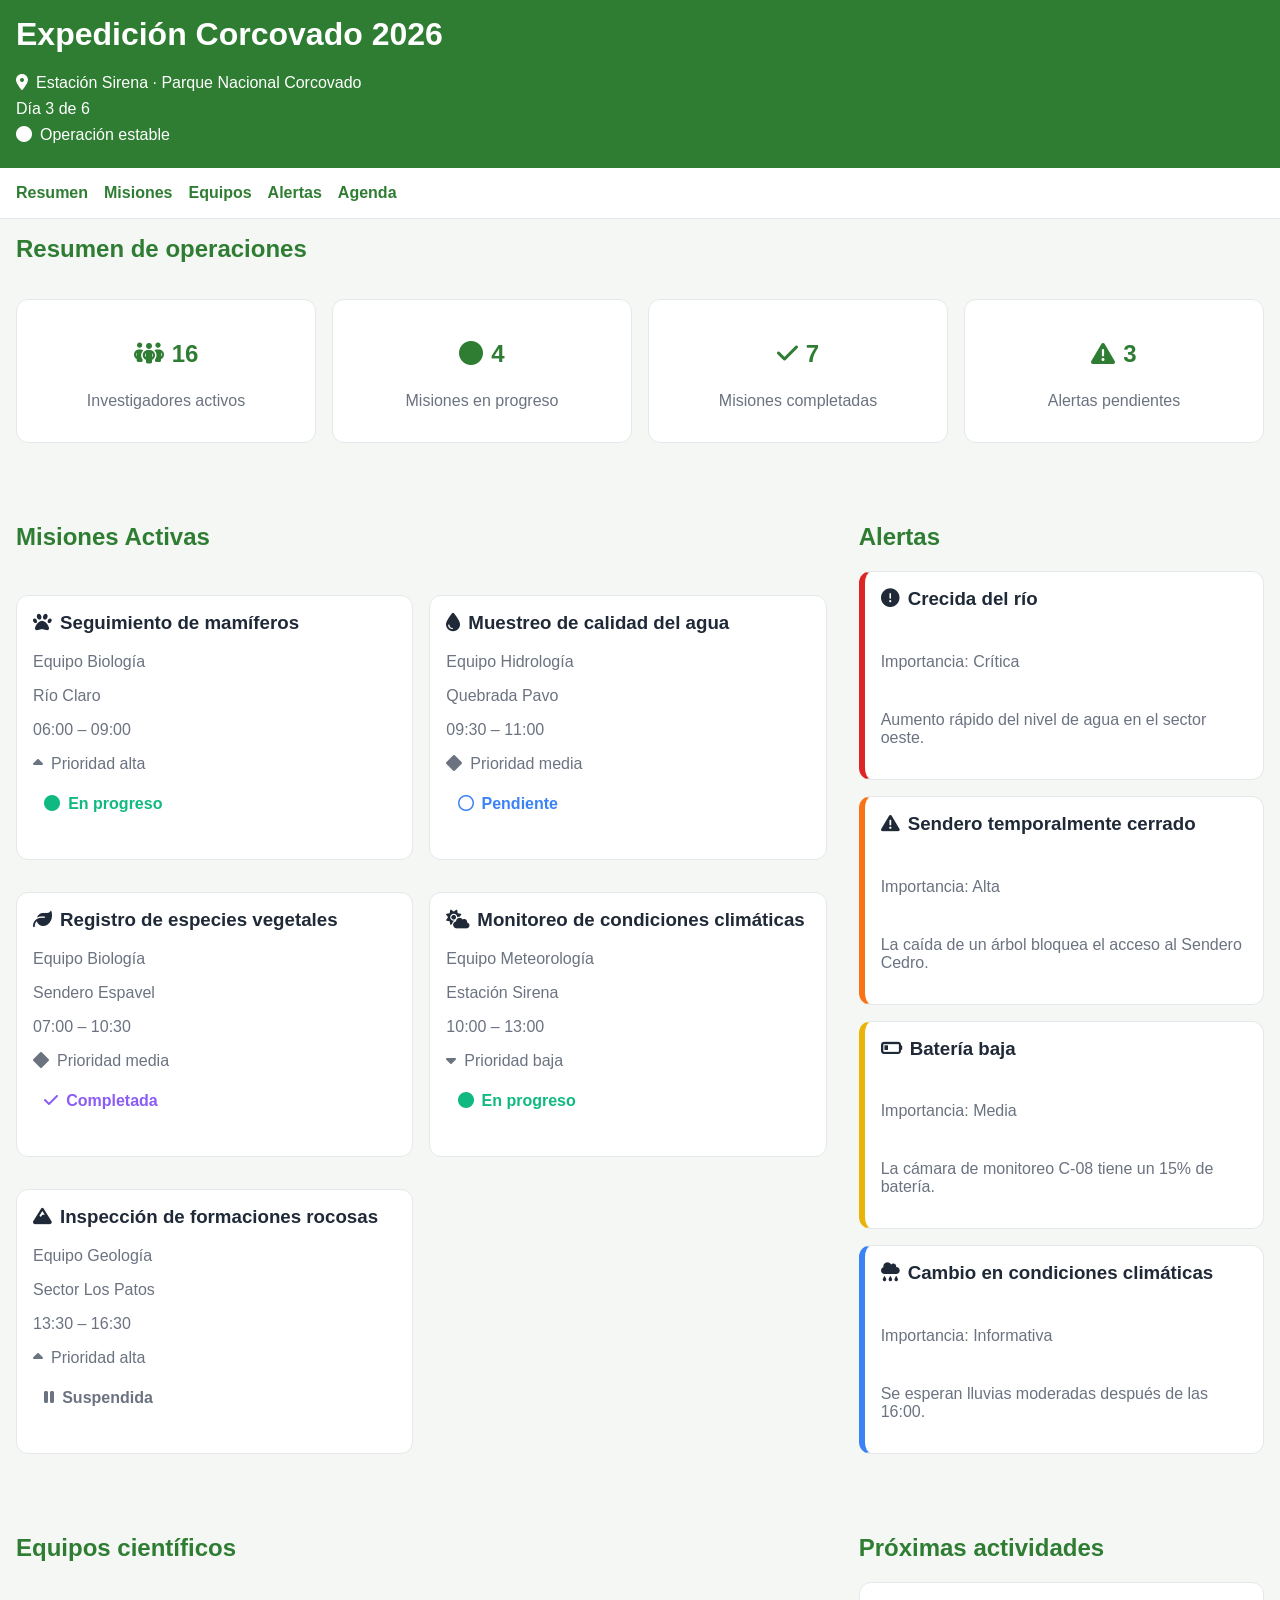
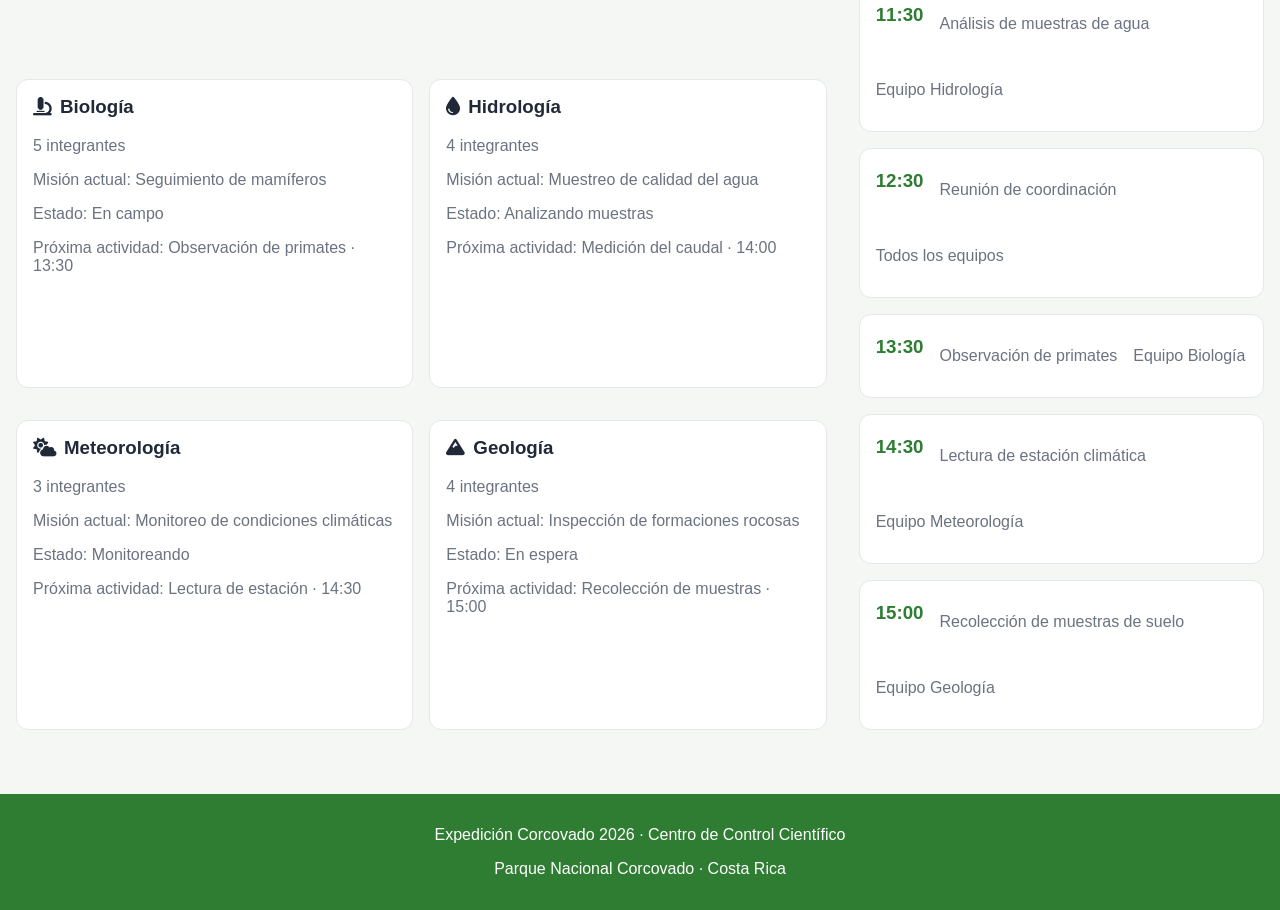
<file: caso1/index.html>
<!DOCTYPE html>
<html lang="es">

<head>
    <meta charset="UTF-8">
    <meta name="viewport" content="width=device-width, initial-scale=1.0">
    <title>Expedición Corcovado 2026</title>

    <link rel="stylesheet" href="css/estilos.css">
    <!-- FontAwesome -->
    <link rel="stylesheet" href="https://cdnjs.cloudflare.com/ajax/libs/font-awesome/6.4.0/css/all.min.css">

</head>

<body>
    <header>
        <h1>Expedición Corcovado 2026</h1>
        <p><i class="fa-solid fa-location-dot"></i>Estación Sirena · Parque Nacional Corcovado</p>
        <p>Día 3 de 6</p>
        <p><i class="fa-solid fa-circle"></i>Operación estable</p>
    </header>

    <nav>
        <a href="#">Resumen</a>
        <a href="#">Misiones</a>
        <a href="#">Equipos</a>
        <a href="#">Alertas</a>
        <a href="#">Agenda</a>
    </nav>

    <main>
        <section class="resumen">
            <h2>Resumen de operaciones</h2>
            <article>
                <p><i class="fa-solid fa-people-group"></i>16</p>
                <p>Investigadores activos</p>
            </article>

            <article>
                <p><i class="fa-solid fa-circle"></i>4</p>
                <p>Misiones en progreso</p>
            </article>

            <article>
                <p><i class="fa-solid fa-check"></i>7</p>
                <p>Misiones completadas</p>
            </article>

            <article>
                <p><i class="fa-solid fa-triangle-exclamation"></i>3</p>
                <p>Alertas pendientes</p>
            </article>
        </section>

        <section class="misiones">
            <h2>Misiones Activas</h2>
            <article>
                <h3><i class="fa-solid fa-paw"></i>Seguimiento de mamíferos</h3>
                <p>Equipo Biología</p>
                <p>Río Claro</p>
                <p>06:00 – 09:00</p>
                <p><i class="fa-solid fa-caret-up"></i>Prioridad alta</p>
                <p class="estado progreso"><i class="fa-solid fa-circle"></i>En progreso</p>
            </article>

            <article>
                <h3><i class="fa-solid fa-droplet"></i>Muestreo de calidad del agua</h3>
                <p>Equipo Hidrología</p>
                <p>Quebrada Pavo</p>
                <p>09:30 – 11:00</p>
                <p><i class="fa-solid fa-diamond"></i>Prioridad media</p>
                <p class="estado pendiente"><i class="fa-regular fa-circle"></i>Pendiente</p>
            </article>

            <article>
                <h3><i class="fa-solid fa-leaf"></i>Registro de especies vegetales</h3>
                <p>Equipo Biología</p>
                <p>Sendero Espavel</p>
                <p>07:00 – 10:30</p>
                <p><i class="fa-solid fa-diamond"></i>Prioridad media</p>
                <p class="estado completada"><i class="fa-solid fa-check"></i>Completada</p>
            </article>

            <article>
                <h3><i class="fa-solid fa-cloud-sun"></i>Monitoreo de condiciones climáticas</h3>
                <p>Equipo Meteorología</p>
                <p>Estación Sirena</p>
                <p>10:00 – 13:00</p>
                <p><i class="fa-solid fa-caret-down"></i>Prioridad baja</p>
                <p class="estado progreso"><i class="fa-solid fa-circle"></i>En progreso</p>
            </article>

            <article>
                <h3><i class="fa-solid fa-mountain"></i>Inspección de formaciones rocosas</h3>
                <p>Equipo Geología</p>
                <p>Sector Los Patos</p>
                <p>13:30 – 16:30</p>
                <p><i class="fa-solid fa-caret-up"></i>Prioridad alta</p>
                <p class="estado suspendida"><i class="fa-solid fa-pause"></i>Suspendida</p>
            </article>
        </section>

        <section class="equipos">
            <h2>Equipos científicos</h2>
            <article>
                <h3><i class="fa-solid fa-microscope"></i>Biología</h3>
                <p>5 integrantes</p>
                <p>Misión actual: Seguimiento de mamíferos</p>
                <p>Estado: En campo</p>
                <p>Próxima actividad: Observación de primates · 13:30</p>
            </article>

            <article>
                <h3><i class="fa-solid fa-droplet"></i>Hidrología</h3>
                <p>4 integrantes</p>
                <p>Misión actual: Muestreo de calidad del agua</p>
                <p>Estado: Analizando muestras</p>
                <p>Próxima actividad: Medición del caudal · 14:00</p>
            </article>

            <article>
                <h3><i class="fa-solid fa-cloud-sun"></i>Meteorología</h3>
                <p>3 integrantes</p>
                <p>Misión actual: Monitoreo de condiciones climáticas</p>
                <p>Estado: Monitoreando</p>
                <p>Próxima actividad: Lectura de estación · 14:30</p>
            </article>

            <article>
                <h3><i class="fa-solid fa-mountain"></i>Geología</h3>
                <p>4 integrantes</p>
                <p>Misión actual: Inspección de formaciones rocosas</p>
                <p>Estado: En espera</p>
                <p>Próxima actividad: Recolección de muestras · 15:00</p>
            </article>
        </section>

        <aside class="alertas">
            <h2>Alertas</h2>
            <article class="alerta critica">
                <h3><i class="fa-solid fa-circle-exclamation"></i>Crecida del río</h3>
                <p>Importancia: Crítica</p>
                <p>Aumento rápido del nivel de agua en el sector oeste.</p>
            </article>

            <article  class="alerta alta">
                <h3><i class="fa-solid fa-triangle-exclamation"></i>Sendero temporalmente cerrado</h3>
                <p>Importancia: Alta</p>
                <p>La caída de un árbol bloquea el acceso al Sendero Cedro.</p>
            </article>

            <article class="alerta media">
                <h3><i class="fa-solid fa-battery-quarter"></i>Batería baja</h3>
                <p>Importancia: Media</p>
                <p>La cámara de monitoreo C-08 tiene un 15% de batería.</p>
            </article>

            <article class="alerta informativa">
                <h3><i class="fa-solid fa-cloud-rain"></i>Cambio en condiciones climáticas</h3>
                <p>Importancia: Informativa</p>
                <p>Se esperan lluvias moderadas después de las 16:00.</p>
            </article>
        </aside>

        <section class="actividades">
            <h2>Próximas actividades</h2>
            <article>
                <h3>11:30</h3>
                <p>Análisis de muestras de agua</p>
                <p>Equipo Hidrología</p>
            </article>

            <article>
                <h3>12:30</h3>
                <p>Reunión de coordinación</p>
                <p>Todos los equipos</p>
            </article>

            <article>
                <h3>13:30</h3>
                <p>Observación de primates</p>
                <p>Equipo Biología</p>
            </article>

            <article>
                <h3>14:30</h3>
                <p>Lectura de estación climática</p>
                <p>Equipo Meteorología</p>
            </article>

            <article>
                <h3>15:00</h3>
                <p>Recolección de muestras de suelo</p>
                <p>Equipo Geología</p>
            </article>
        </section>
    </main>

    <footer>
        <p>Expedición Corcovado 2026 · Centro de Control Científico</p>
        <p>Parque Nacional Corcovado · Costa Rica</p>
    </footer>

</body>
</html>
</file>
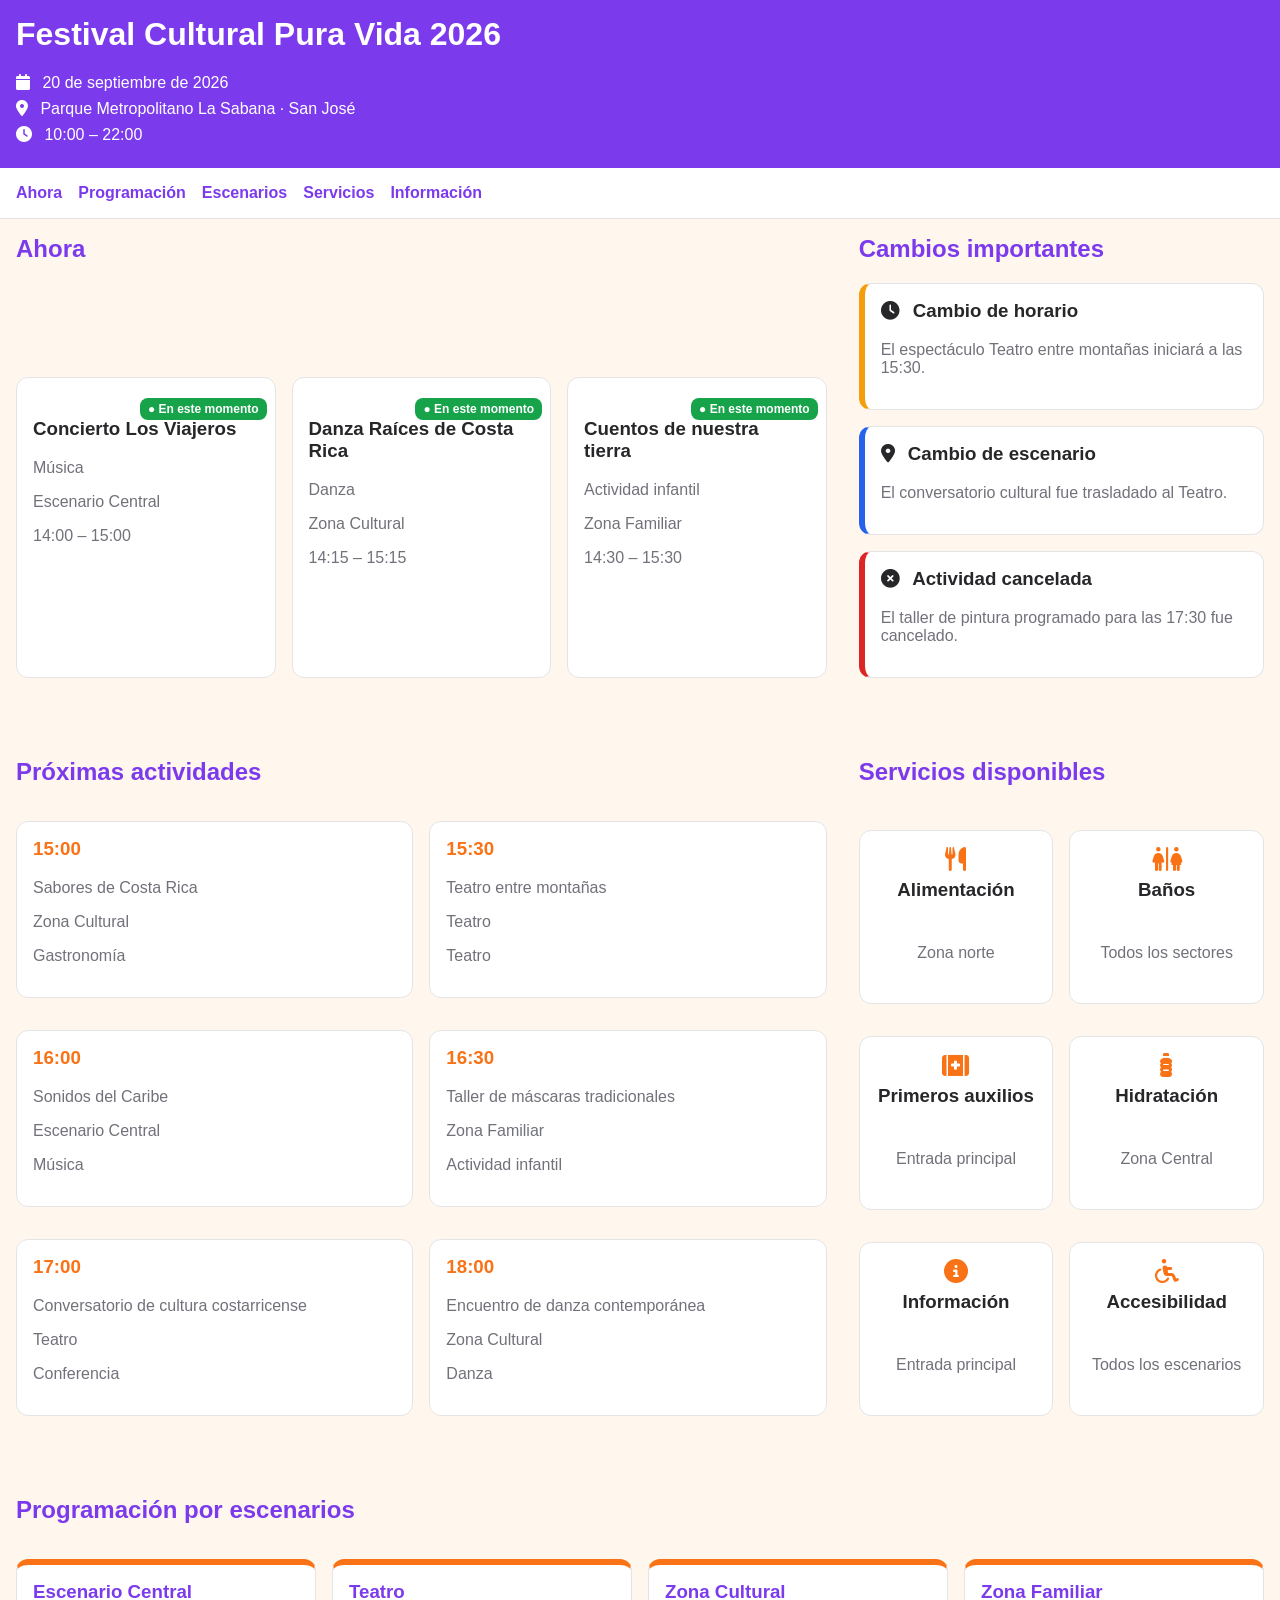
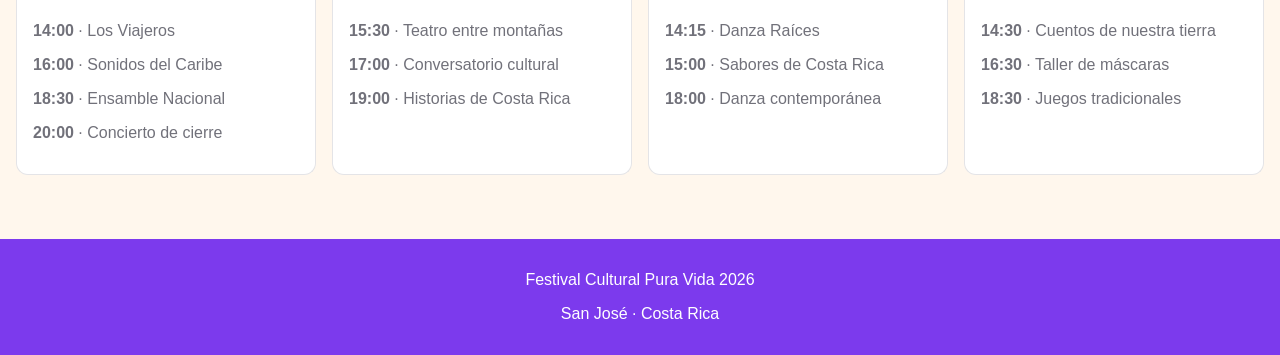
<file: caso2/index.html>
<!DOCTYPE html>
<html lang="es">

<head>
    <meta charset="UTF-8">
    <meta name="viewport" content="width=device-width, initial-scale=1.0">

    <title>Festival Cultural Pura Vida 2026</title>

    <link rel="stylesheet" href="css/estilos.css">

    <!-- FontAwesome -->
    <link rel="stylesheet"
        href="https://cdnjs.cloudflare.com/ajax/libs/font-awesome/6.4.0/css/all.min.css">
</head>

<body>

    <!-- Encabezado -->
    <header>
        <h1>Festival Cultural Pura Vida 2026</h1>

        <p>
            <i class="fa-solid fa-calendar"></i>
            20 de septiembre de 2026
        </p>

        <p>
            <i class="fa-solid fa-location-dot"></i>
            Parque Metropolitano La Sabana · San José
        </p>

        <p>
            <i class="fa-solid fa-clock"></i>
            10:00 – 22:00
        </p>
    </header>


    <!-- Navegación -->
    <nav>
        <a href="#">Ahora</a>
        <a href="#">Programación</a>
        <a href="#">Escenarios</a>
        <a href="#">Servicios</a>
        <a href="#">Información</a>
    </nav>


    <main>

        <!-- Actividades que ocurren en este momento -->
        <section class="ahora">

            <h2>Ahora</h2>

            <article>
                <p class="estado-ahora">● En este momento</p>

                <h3>Concierto Los Viajeros</h3>

                <p>Música</p>
                <p>Escenario Central</p>
                <p>14:00 – 15:00</p>
            </article>


            <article>
                <p class="estado-ahora">● En este momento</p>

                <h3>Danza Raíces de Costa Rica</h3>

                <p>Danza</p>
                <p>Zona Cultural</p>
                <p>14:15 – 15:15</p>
            </article>


            <article>
                <p class="estado-ahora">● En este momento</p>

                <h3>Cuentos de nuestra tierra</h3>

                <p>Actividad infantil</p>
                <p>Zona Familiar</p>
                <p>14:30 – 15:30</p>
            </article>

        </section>


        <!-- Próximas actividades -->
        <section class="proximas">

            <h2>Próximas actividades</h2>

            <article>
                <h3>15:00</h3>
                <p>Sabores de Costa Rica</p>
                <p>Zona Cultural</p>
                <p>Gastronomía</p>
            </article>

            <article>
                <h3>15:30</h3>
                <p>Teatro entre montañas</p>
                <p>Teatro</p>
                <p>Teatro</p>
            </article>

            <article>
                <h3>16:00</h3>
                <p>Sonidos del Caribe</p>
                <p>Escenario Central</p>
                <p>Música</p>
            </article>

            <article>
                <h3>16:30</h3>
                <p>Taller de máscaras tradicionales</p>
                <p>Zona Familiar</p>
                <p>Actividad infantil</p>
            </article>

            <article>
                <h3>17:00</h3>
                <p>Conversatorio de cultura costarricense</p>
                <p>Teatro</p>
                <p>Conferencia</p>
            </article>

            <article>
                <h3>18:00</h3>
                <p>Encuentro de danza contemporánea</p>
                <p>Zona Cultural</p>
                <p>Danza</p>
            </article>

        </section>


        <!-- Programación por escenarios -->
        <section class="programacion">

            <h2>Programación por escenarios</h2>


            <!-- Escenario Central -->
            <article class="escenario">

                <h3>Escenario Central</h3>

                <p><strong>14:00</strong> · Los Viajeros</p>
                <p><strong>16:00</strong> · Sonidos del Caribe</p>
                <p><strong>18:30</strong> · Ensamble Nacional</p>
                <p><strong>20:00</strong> · Concierto de cierre</p>

            </article>


            <!-- Teatro -->
            <article class="escenario">

                <h3>Teatro</h3>

                <p><strong>15:30</strong> · Teatro entre montañas</p>
                <p><strong>17:00</strong> · Conversatorio cultural</p>
                <p><strong>19:00</strong> · Historias de Costa Rica</p>

            </article>


            <!-- Zona Cultural -->
            <article class="escenario">

                <h3>Zona Cultural</h3>

                <p><strong>14:15</strong> · Danza Raíces</p>
                <p><strong>15:00</strong> · Sabores de Costa Rica</p>
                <p><strong>18:00</strong> · Danza contemporánea</p>

            </article>


            <!-- Zona Familiar -->
            <article class="escenario">

                <h3>Zona Familiar</h3>

                <p><strong>14:30</strong> · Cuentos de nuestra tierra</p>
                <p><strong>16:30</strong> · Taller de máscaras</p>
                <p><strong>18:30</strong> · Juegos tradicionales</p>

            </article>

        </section>


        <!-- Cambios importantes -->
        <aside class="cambios">

            <h2>Cambios importantes</h2>

            <article class="cambio importante">
                <h3>
                    <i class="fa-solid fa-clock"></i>
                    Cambio de horario
                </h3>

                <p>
                    El espectáculo Teatro entre montañas iniciará
                    a las 15:30.
                </p>
            </article>


            <article class="cambio traslado">
                <h3>
                    <i class="fa-solid fa-location-dot"></i>
                    Cambio de escenario
                </h3>

                <p>
                    El conversatorio cultural fue trasladado al Teatro.
                </p>
            </article>


            <article class="cambio cancelado">
                <h3>
                    <i class="fa-solid fa-circle-xmark"></i>
                    Actividad cancelada
                </h3>

                <p>
                    El taller de pintura programado para las 17:30
                    fue cancelado.
                </p>
            </article>

        </aside>


        <!-- Servicios disponibles -->
        <section class="servicios">

            <h2>Servicios disponibles</h2>

            <article>
                <i class="fa-solid fa-utensils"></i>
                <h3>Alimentación</h3>
                <p>Zona norte</p>
            </article>

            <article>
                <i class="fa-solid fa-restroom"></i>
                <h3>Baños</h3>
                <p>Todos los sectores</p>
            </article>

            <article>
                <i class="fa-solid fa-kit-medical"></i>
                <h3>Primeros auxilios</h3>
                <p>Entrada principal</p>
            </article>

            <article>
                <i class="fa-solid fa-bottle-water"></i>
                <h3>Hidratación</h3>
                <p>Zona Central</p>
            </article>

            <article>
                <i class="fa-solid fa-circle-info"></i>
                <h3>Información</h3>
                <p>Entrada principal</p>
            </article>

            <article>
                <i class="fa-solid fa-wheelchair"></i>
                <h3>Accesibilidad</h3>
                <p>Todos los escenarios</p>
            </article>

        </section>

    </main>


    <!-- Pie de página -->
    <footer>
        <p>Festival Cultural Pura Vida 2026</p>
        <p>San José · Costa Rica</p>
    </footer>

</body>

</html>
</file>
<file: caso1/css/estilos.css>
/* VARIABLES */
:root {
    /* Colores principales */
    --color-primario: #2E7D32;
    --color-secundario: #66BB6A;
    --color-fondo: #F5F7F5;
    --color-superficie: #FFFFFF;

    /* Texto y bordes */
    --color-texto-principal: #1F2937;
    --color-texto-secundario: #6B7280;
    --color-borde: #E5E7EB;

    /* Estados de misiones */
    --color-pendiente: #3B82F6;
    --color-progreso: #10B981;
    --color-completada: #8B5CF6;
    --color-suspendida: #6B7280;

    /* Alertas */
    --color-critica: #DC2626;
    --color-alta: #F97316;
    --color-media: #EAB308;
    --color-informativa: #3B82F6;

    /* Espaciados */
    --espaciado-pequeno: 0.5rem;
    --espaciado-medio: 1rem;
    --espaciado-grande: 2rem;

    /* Bordes */
    --radio-pequeno: 0.5rem;
    --radio-medio: 0.75rem;
    --radio-grande: 1rem;
}

/* CELULAR */

/* Configuración general */
* {
    box-sizing: border-box;
}

body {
    margin: 0;
    font-family: Arial, sans-serif;
    background-color: var(--color-fondo);
    color: var(--color-texto-principal);
}


/* Encabezado */
header {
    background-color: var(--color-primario);
    color: white;
    padding: var(--espaciado-medio);
}

header h1 {
    margin-top: 0;
}

header p {
    margin: var(--espaciado-pequeno) 0;
}


/* Navegación */
nav {
    background-color: var(--color-superficie);
    padding: var(--espaciado-medio);
    border-bottom: 1px solid var(--color-borde);

    /* Contenedor Flexbox */
    display: flex;

    /* Espaciado entre los enlaces */
    gap: var(--espaciado-medio);

    /* Permite que los items salten a una nueva linea flexible cuando no caben */
    flex-wrap: wrap;

    /* Mantiene la navegación visible al desplazarse */
    position: sticky;
    top: 0; /* Indica que se fija cuando llega a la parte superior. */
    z-index: 10; /* Hace que el nav quede por encima de otros elementos. */
}

nav a {
    color: var(--color-primario);
    text-decoration: none;
    font-weight: bold;
}

nav a:hover {
    text-decoration: underline;
}


/* Contenido principal */
main {
    padding: var(--espaciado-medio);

    /* Convierte el main en un Grid */
    display: grid;

    /* Como la base está pensada para móvil. usamos solo una columna que ocupa todo el espacio disponible, 1fr */
    grid-template-columns: 1fr;

    /* Espacio entre las diferentes zonas */
    gap: var(--espaciado-grande);
}


/* Secciones */
section,
aside {
    margin-bottom: var(--espaciado-grande);
}

section h2,
aside h2 {
    color: var(--color-primario);
    margin-top: 0;
}


/* Tarjetas */
article {
    background-color: var(--color-superficie);
    border: 1px solid var(--color-borde);
    border-radius: var(--radio-medio);
    padding: var(--espaciado-medio);
    margin-bottom: var(--espaciado-medio);
}

article h3 {
    margin-top: 0;
    color: var(--color-texto-principal);
}

article p {
    color: var(--color-texto-secundario);
}


/* Íconos */
i {
    margin-right: var(--espaciado-pequeno);
}


/* Resumen */
.resumen {
    display: grid;

    /* En teléfono una sola columna */
    grid-template-columns: 1fr;

    grid-template-areas:
        "titulo";

    gap: var(--espaciado-medio);
}

/* El título ocupa el área del título */
.resumen h2 {
    grid-area: titulo;
}

.resumen article {
    /* Flexbox para cada article */
    display: flex;

    /* Así número y texto van a permanecer uno debajo del otro */
    flex-direction: column;

    /* Centra el contenido */
    align-items: center;
    text-align: center;
}

/* Número principal de cada indicador */
.resumen article p:first-of-type {
    font-size: 1.5rem;
    font-weight: bold;
    color: var(--color-primario);
    margin-bottom: var(--espaciado-pequeno);
}


/* Misiones */
.misiones {
    display: grid;

    /* En teléfono las misiones aparecen una debajo de otra */
    grid-template-columns: 1fr;

    grid-template-areas:
        "titulo";

    gap: var(--espaciado-medio);
}

/* El título ocupa todo el ancho */
.misiones h2 {
    grid-area: titulo;
}

/* Estados de las misiones */
.estado {
    padding: 0.4rem 0.7rem;
    border-radius: var(--radio-pequeno);
    font-weight: bold;
}

.pendiente {
    color: var(--color-pendiente);
}

.progreso {
    color: var(--color-progreso);
}

.completada {
    color: var(--color-completada);
}

.suspendida {
    color: var(--color-suspendida);
}


/* Equipos */
.equipos {
    display: grid;

    /* Una columna en teléfono */
    grid-template-columns: 1fr;

    grid-template-areas:
        "titulo";

    gap: var(--espaciado-medio);
}

.equipos h2 {
    grid-area: titulo;
}


/* Alertas */
.alertas article {
    display: flex;

    /* Mantiene el contenido vertical */
    flex-direction: column;

    gap: var(--espaciado-pequeno);
}

.alerta {
    border-left: 0.4rem solid;
}

.critica {
    border-left-color: var(--color-critica);
}

.alta {
    border-left-color: var(--color-alta);
}

.media {
    border-left-color: var(--color-media);
}

.informativa {
    border-left-color: var(--color-informativa);
}


/* Próximas actividades */
.actividades article {
    display: flex;

    /* Mantiene el contenido vertical */
    flex-direction: column;

    gap: var(--espaciado-pequeno);
}

.actividades article h3 {
    color: var(--color-primario);
}


/* Pie de página */
footer {
    background-color: var(--color-primario);
    color: white;
    text-align: center;
    padding: var(--espaciado-medio);
}


/* TABLET */
@media (min-width: 48rem) {

    /* El main pasa de una columna a dos */
    main {
        grid-template-columns: repeat(2, 1fr);

    /* Define la ubicación de las secciones en la vista de tablet */
        grid-template-areas:
            "resumen resumen"
            "misiones misiones"
            "equipos equipos"
            "alertas actividades";
    }

    /* Ocupa todo el ancho */
    .resumen {
        grid-area: resumen;

        /* Dos indicadores por fila */
        grid-template-columns: repeat(2, 1fr);

        /* El título ocupa las dos columnas */
        grid-template-areas:
            "titulo titulo";
    }

    /* Ocupa todo el ancho */
    .misiones {
        grid-area: misiones;

        /* Dos misiones por fila */
        grid-template-columns: repeat(2, 1fr);

        /* El título ocupa las dos columnas */
        grid-template-areas:
            "titulo titulo";
    }

    /* Ocupa todo el ancho */
    .equipos {
        grid-area: equipos;

        /* Dos equipos por fila */
        grid-template-columns: repeat(2, 1fr);

        /* El título ocupa las dos columnas */
        grid-template-areas:
            "titulo titulo";
    }

    /* Columna izquierda */
    .alertas {
        grid-area: alertas;
    }

    /* Columna derecha */
    .actividades {
        grid-area: actividades;
    }

    /* Colocamos hora, actividad y equipo horizontalmente */
    .actividades article {
        flex-direction: row;
        align-items: center;
        flex-wrap: wrap;
        gap: var(--espaciado-medio);
    }
}


/* ESCRITORIO */
@media (min-width: 64rem) {

    /* Dos columnas: izquierda = 2 partes, derecha = 1 parte */
    main {
        grid-template-columns: 2fr 1fr;

        /* Define la ubicación de cada sección dentro del Grid */
        grid-template-areas:
            "resumen resumen"
            "misiones alertas"
            "equipos actividades";
    }

    /*  Ocupa todo el ancho del Grid */
    .resumen {
        grid-area: resumen;

        /* Los cuatro indicadores aparecen en una misma fila */
        grid-template-columns: repeat(4, 1fr);

        /* El título ocupa las cuatro columnas */
        grid-template-areas:
            "titulo titulo titulo titulo";
    }

    /* Misiones queda en la izquierda */
    .misiones {
        grid-area: misiones;

        /* Dos misiones por fila */
        grid-template-columns: repeat(2, 1fr);

        /* El título ocupa las dos columnas */
        grid-template-areas:
            "titulo titulo";
    }

    /* Alertas queda en la derecha */
    .alertas {
        grid-area: alertas;
    }

    /* Equipos queda a la izquierda */
    .equipos {
        grid-area: equipos;

        /* Organiza los equipos en dos columnas */
        grid-template-columns: repeat(2, 1fr);

        /* El título ocupa las dos columnas */
        grid-template-areas:
            "titulo titulo";
    }

    /* Actividades queda a la derecha */
    .actividades {
        grid-area: actividades;
    }
}
</file>
<file: caso2/css/estilos.css>
/* VARIABLES */
:root {

    /* Colores principales */
    --color-primario: #7C3AED;
    --color-secundario: #F97316;
    --color-fondo: #FFF7ED;
    --color-superficie: #FFFFFF;

    /* Texto y bordes */
    --color-texto-principal: #27272A;
    --color-texto-secundario: #71717A;
    --color-borde: #E4E4E7;

    /* Estados */
    --color-ahora: #16A34A;
    --color-importante: #F59E0B;
    --color-traslado: #2563EB;
    --color-cancelado: #DC2626;

    /* Espaciados */
    --espaciado-pequeno: 0.5rem;
    --espaciado-medio: 1rem;
    --espaciado-grande: 2rem;

    /* Bordes */
    --radio-pequeno: 0.5rem;
    --radio-medio: 0.75rem;
    --radio-grande: 1rem;
}


/* CELULAR */


/* Configuración general */
* {
    box-sizing: border-box;
}

body {
    margin: 0;
    font-family: Arial, sans-serif;
    background-color: var(--color-fondo);
    color: var(--color-texto-principal);
}


/* Encabezado */
header {
    background-color: var(--color-primario);
    color: white;
    padding: var(--espaciado-medio);
}

header h1 {
    margin-top: 0;
}

header p {
    margin: var(--espaciado-pequeno) 0;
}


/* Navegación */
nav {
    background-color: var(--color-superficie);
    padding: var(--espaciado-medio);
    border-bottom: 1px solid var(--color-borde);

    /* Contenedor Flexbox */
    display: flex;

    /* Espacio entre los enlaces */
    gap: var(--espaciado-medio);

    /* Permite que los enlaces pasen a una nueva línea */
    flex-wrap: wrap;

    /* Mantiene la navegación visible al desplazarse */
    position: sticky;
    top: 0; /* Se fija cuando llega a la parte superior. */
    z-index: 10; /* Mantiene la navegación por encima del contenido. */
}

nav a {
    color: var(--color-primario);
    text-decoration: none;
    font-weight: bold;
}

nav a:hover {
    color: var(--color-secundario);
    text-decoration: underline;
}


/* Contenido principal */
main {
    padding: var(--espaciado-medio);

    /* Uso de Grid */
    display: grid;

    /* En teléfono se usa una sola columna */
    grid-template-columns: 1fr;

    /* Orden de las zonas en teléfono */
    grid-template-areas:
        "ahora"
        "proximas"
        "cambios"
        "servicios"
        "programacion";

    /* Espacio entre las diferentes zonas */
    gap: var(--espaciado-grande);
}


/* Secciones */
section,
aside {
    margin-bottom: var(--espaciado-grande);
}

section h2,
aside h2 {
    color: var(--color-primario);
    margin-top: 0;
}


/* Tarjetas */
article {
    background-color: var(--color-superficie);
    border: 1px solid var(--color-borde);
    border-radius: var(--radio-medio);
    padding: var(--espaciado-medio);
    margin-bottom: var(--espaciado-medio);
}

article h3 {
    margin-top: 0;
}

article p {
    color: var(--color-texto-secundario);
}


/* Íconos */
i {
    margin-right: var(--espaciado-pequeno);
}


/* AHORA */
.ahora {
    grid-area: ahora;

    /* Grid */
    display: grid;

    /* En teléfono una sola columna */
    grid-template-columns: 1fr;

    grid-template-areas:
        "titulo";

    gap: var(--espaciado-medio);
}

.ahora h2 {
    grid-area: titulo;
}


/* Tarjetas de actividades actuales */
.ahora article {
    /* Se utiliza position relative para que la etiqueta de estado pueda posicionarse dentro de cada tarjeta */
    position: relative;

    /* Espacio para la etiqueta */
    padding-top: 2.5rem;
}


/* Etiqueta que indica que la actividad está ocurriendo actualmente */
.estado-ahora {
    background-color: var(--color-ahora);
    color: white;

    padding: 0.25rem 0.5rem;
    font-size: 0.75rem;

    border-radius: var(--radio-pequeno);

    font-weight: bold;

    /* La etiqueta se coloca en la parte superior derecha de la tarjeta */
    position: absolute;
    top: var(--espaciado-pequeno);
    right: var(--espaciado-pequeno);
}


/* PRÓXIMAS ACTIVIDADES */
.proximas {
    grid-area: proximas;

    display: grid;

    /* En teléfono una sola columna */
    grid-template-columns: 1fr;

    grid-template-areas:
        "titulo";

    gap: var(--espaciado-medio);
}

.proximas h2 {
    grid-area: titulo;
}

.proximas article h3 {
    color: var(--color-secundario);
}


/* PROGRAMACIÓN POR ESCENARIOS */
.programacion {
    grid-area: programacion;

    /* Grid */
    display: grid;

    /* En teléfono los escenarios aparecen uno debajo del otro */
    grid-template-columns: 1fr;

    grid-template-areas:
        "titulo";

    gap: var(--espaciado-medio);
}

.programacion h2 {
    grid-area: titulo;
}


/* Tarjetas de los escenarios */
.escenario {
    border-top: 0.4rem solid var(--color-secundario);
}

.escenario h3 {
    color: var(--color-primario);
}


/* CAMBIOS IMPORTANTES */
.cambios {
    grid-area: cambios;
}

.cambio {
    /* Diferencia los avisos del resto de la programación */
    border-left: 0.4rem solid;
}

/* Cambio de horario */
.importante {
    border-left-color: var(--color-importante);
}

/* Cambio de escenario */
.traslado {
    border-left-color: var(--color-traslado);
}

/* Actividad cancelada */
.cancelado {
    border-left-color: var(--color-cancelado);
}


/* SERVICIOS */
.servicios {
    grid-area: servicios;

    /* Grid */
    display: grid;

    /* En teléfono se utilizan dos columnas */
    grid-template-columns: repeat(2, 1fr);

    grid-template-areas:
        "titulo titulo";

    gap: var(--espaciado-medio);
}

.servicios h2 {
    grid-area: titulo;
}


/* Cada servicio utiliza Flexbox */
.servicios article {
    display: flex;

    /* Organiza icono, nombre y ubicación uno debajo del otro */
    flex-direction: column;

    align-items: center;

    text-align: center;

    gap: var(--espaciado-pequeno);
}


/* Ícono principal de los servicios */
.servicios article > i {
    color: var(--color-secundario);
    font-size: 1.5rem;
    margin-right: 0;
}


/* Pie de página */
footer {
    background-color: var(--color-primario);
    color: white;
    text-align: center;
    padding: var(--espaciado-medio);
}


/* TABLET */

@media (min-width: 48rem) {

    /* El contenido principal pasa a utilizar dos columnas */
    main {
        grid-template-columns: repeat(2, 1fr);

        /* Define la distribución de las diferentes zonas en tablet */
        grid-template-areas:
            "ahora ahora"
            "proximas proximas"
            "cambios servicios"
            "programacion programacion";
    }


    /* AHORA */
    .ahora {
        /* Dos actividades por fila */
        grid-template-columns: repeat(2, 1fr);

        /* El título ocupa las dos columnas */
        grid-template-areas:
            "titulo titulo";
    }


    /* PRÓXIMAS ACTIVIDADES */
    .proximas {
        /* Dos actividades por fila */
        grid-template-columns: repeat(2, 1fr);

        /* El título ocupa las dos columnas */
        grid-template-areas:
            "titulo titulo";
    }


    /* PROGRAMACIÓN */
    .programacion {
        /* Dos escenarios por fila */
        grid-template-columns: repeat(2, 1fr);

        /* El título ocupa las dos columnas */
        grid-template-areas:
            "titulo titulo";
    }


    /* SERVICIOS */
    .servicios {
        /* Tres servicios por fila */
        grid-template-columns: repeat(3, 1fr);

        /* El título ocupa las tres columnas */
        grid-template-areas:
            "titulo titulo titulo";
    }
}


/* ESCRITORIO */

@media (min-width: 64rem) {

    /* En escritorio se aprovecha el espacio mostrando varias zonas simultáneamente */
    main {
        grid-template-columns: 2fr 1fr;

        /* Las actividades y programación reciben mayor espacio */
        grid-template-areas:
            "ahora cambios"
            "proximas servicios"
            "programacion programacion";
    }


    /* AHORA */
    .ahora {
        /* Las tres actividades aparecen en una misma fila */
        grid-template-columns: repeat(3, 1fr);

        /* El título ocupa las tres columnas */
        grid-template-areas:
            "titulo titulo titulo";
    }


    /* PRÓXIMAS ACTIVIDADES */
    .proximas {
        /* Dos actividades por fila */
        grid-template-columns: repeat(2, 1fr);

        /* El título ocupa las dos columnas */
        grid-template-areas:
            "titulo titulo";
    }


    /* PROGRAMACIÓN POR ESCENARIOS */
    .programacion {
        /* Los cuatro escenarios aparecen simultáneamente para facilitar su comparación */
        grid-template-columns: repeat(4, 1fr);

        /* El título ocupa las cuatro columnas */
        grid-template-areas:
            "titulo titulo titulo titulo";
    }


    /* SERVICIOS */
    .servicios {
        /* En la columna derecha se mantienen dos servicios por fila */
        grid-template-columns: repeat(2, 1fr);

        /* El título ocupa las dos columnas */
        grid-template-areas:
            "titulo titulo";
    }
}
</file>
